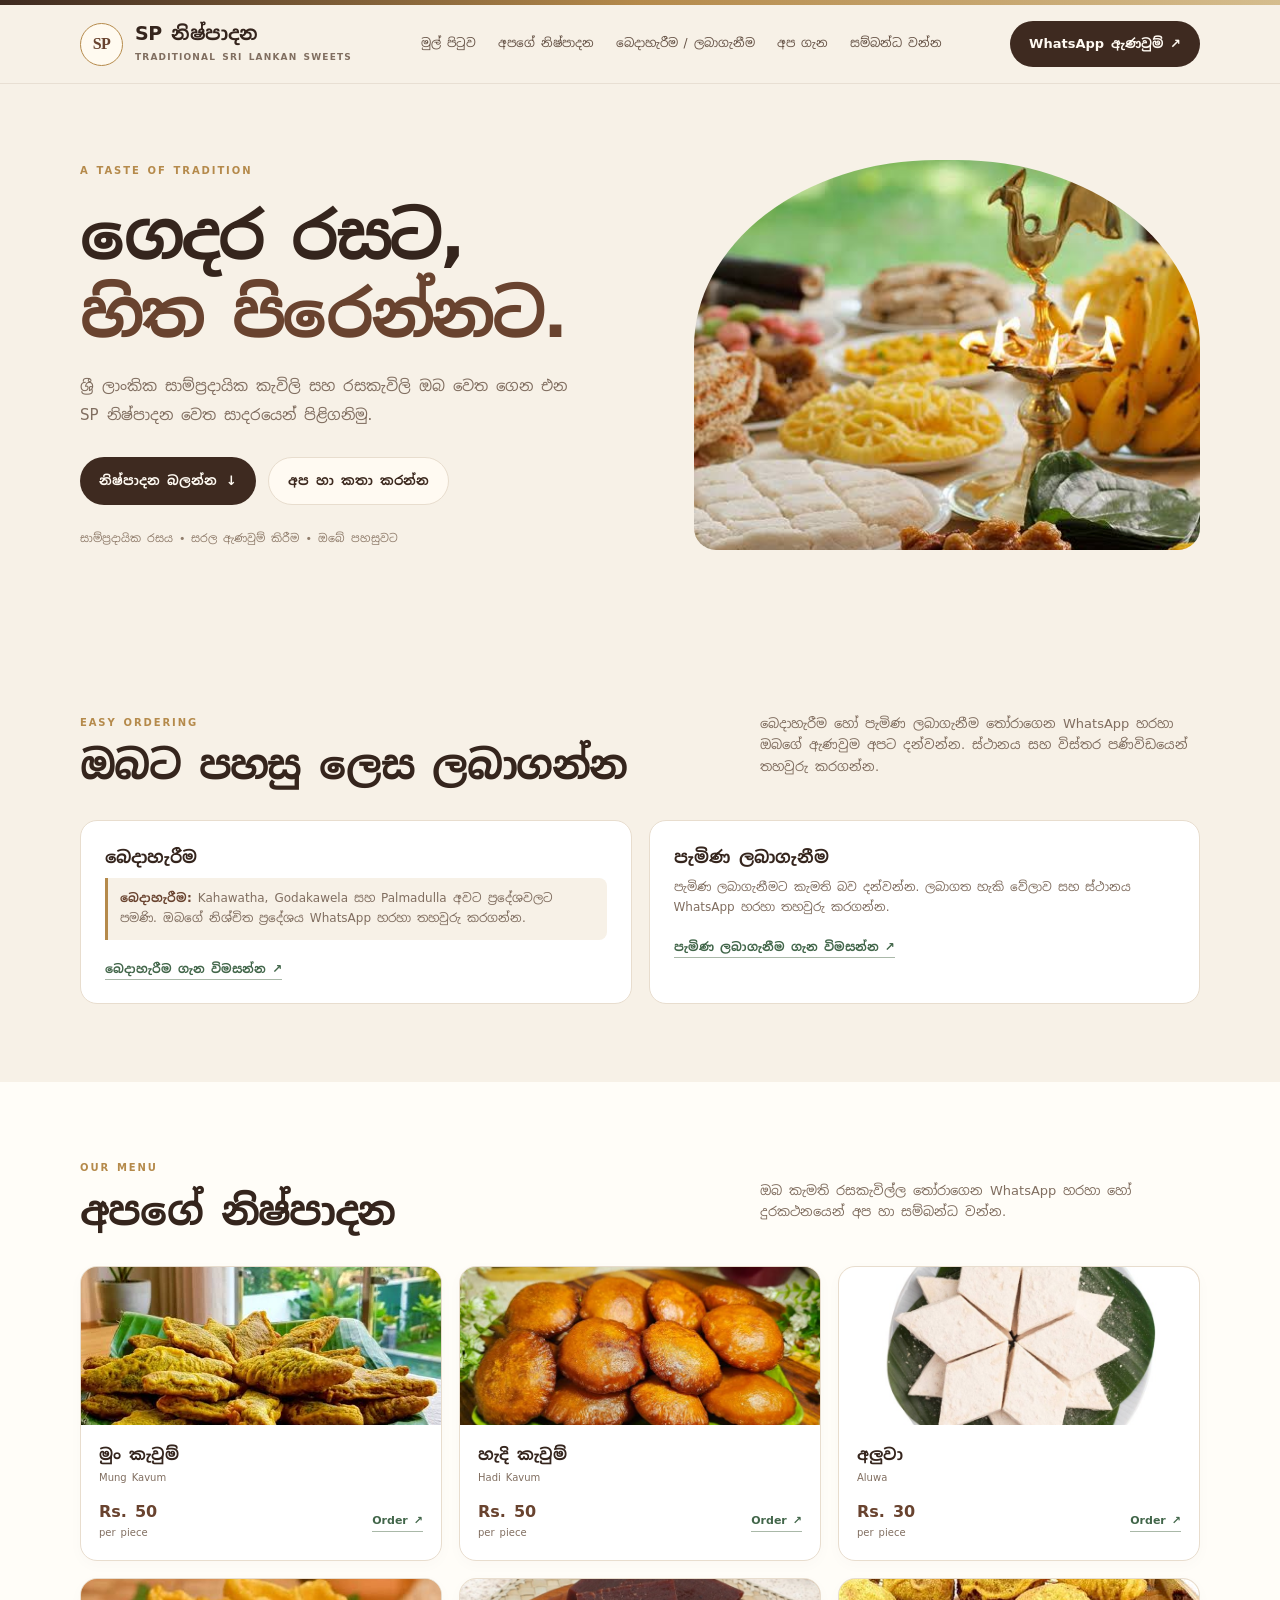
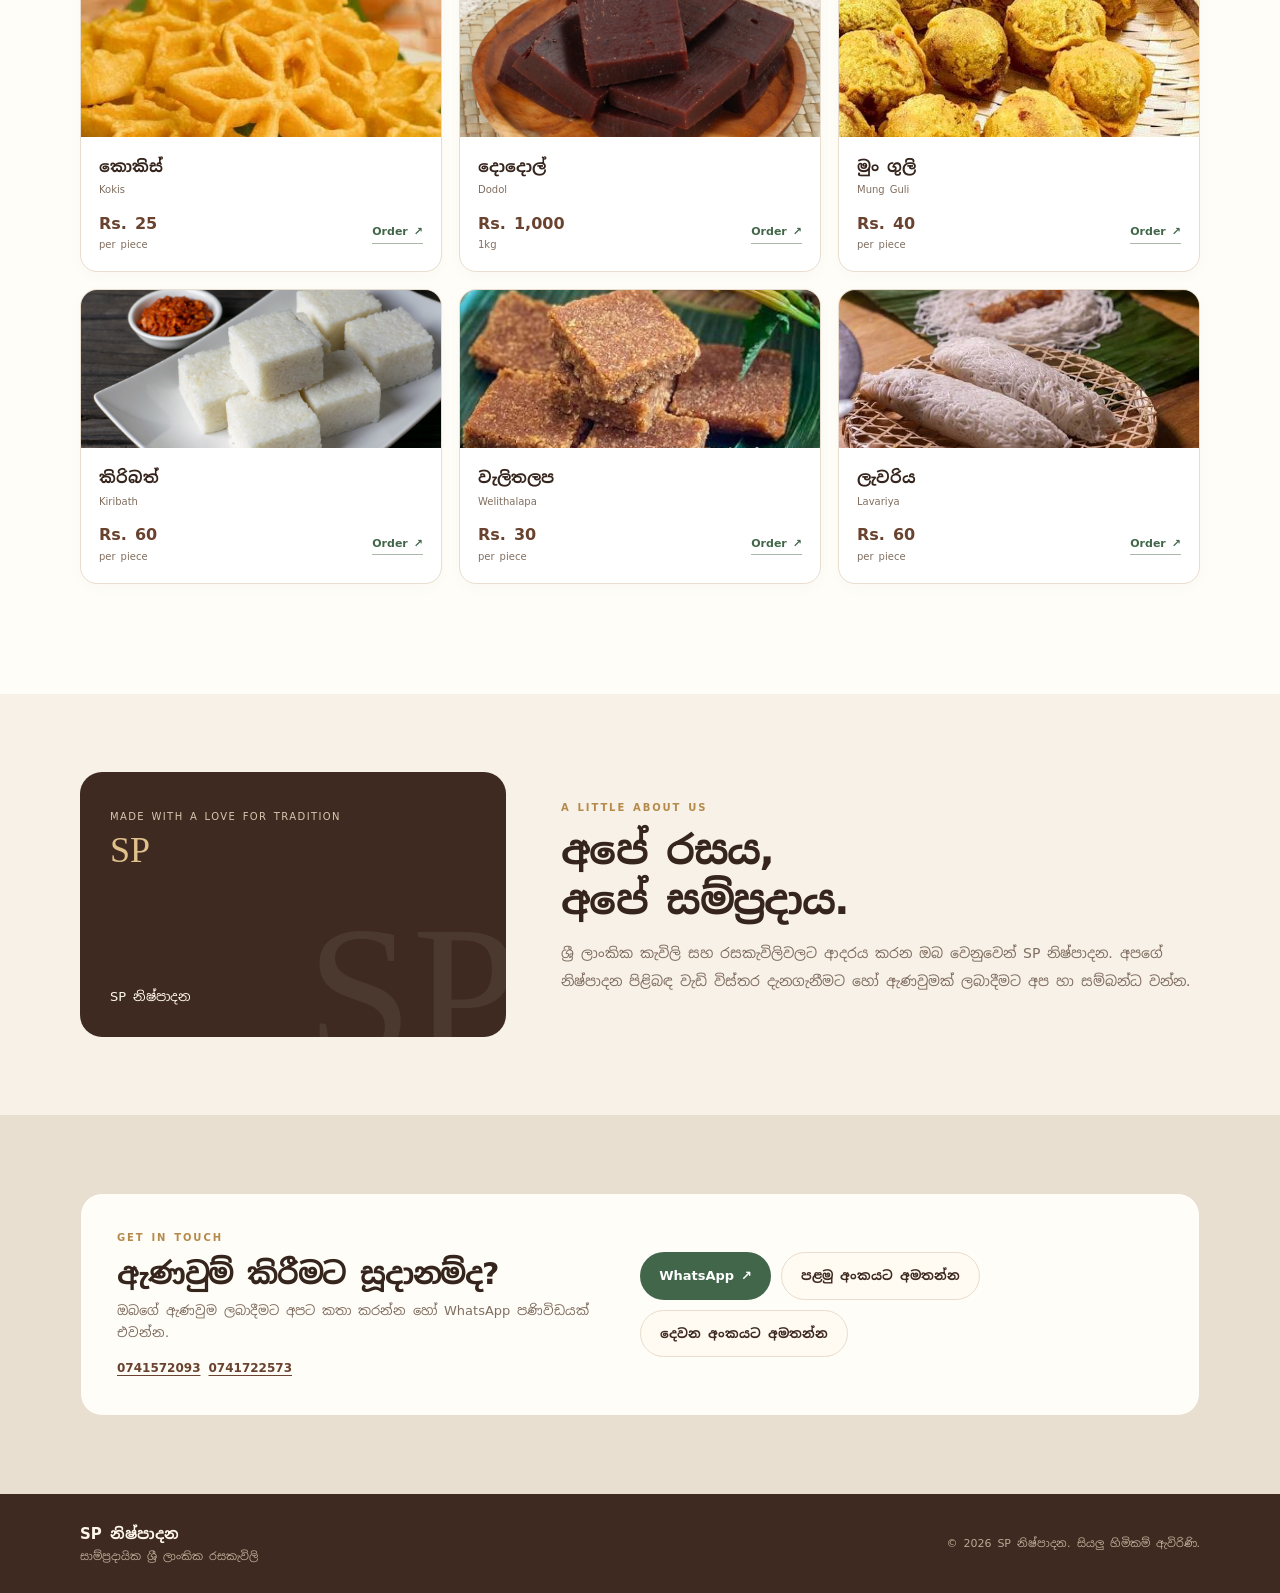
<file: index.html>
<!DOCTYPE html>
<html lang="si">
<head>
  <meta charset="UTF-8">
  <meta name="viewport" content="width=device-width, initial-scale=1">
  <meta name="theme-color" content="#f7f1e7">
  <meta name="description" content="SP නිෂ්පාදන — රසවත්, සාම්ප්‍රදායික ශ්‍රී ලාංකික කැවිලි සහ රසකැවිලි.">
  <title>SP නිෂ්පාදන | සාම්ප්‍රදායික රසකැවිලි</title>
  <link rel="canonical" href="https://chamidu.laksuraosanda.workers.dev/">
  <meta property="og:type" content="website">
  <meta property="og:locale" content="si_LK">
  <meta property="og:site_name" content="SP නිෂ්පාදන">
  <meta property="og:title" content="SP නිෂ්පාදන | සාම්ප්‍රදායික රසකැවිලිරසකැවිලි">
  <meta property="og:description" content="SP නිෂ්පාදන — රසවත්, සාම්ප්‍රදායික ශ්‍රී ලාංකික කැවිලි සහ රසකැවිලි.">
  <meta property="og:url" content="https://chamidu.laksuraosanda.workers.dev/">
  <meta property="og:image" content="https://chamidu.laksuraosanda.workers.dev/assets/images/hero/hero-banner.jpg">
  <meta property="og:image:alt" content="ශ්‍රී ලාංකික සාම්ප්‍රදායික රසකැවිලි">
  <meta name="twitter:card" content="summary_large_image">
  <meta name="twitter:title" content="SP නිෂ්පාදන | සාම්ප්‍රදායික රසකැවිලි">
  <meta name="twitter:description" content="SP නිෂ්පාදන — රසවත්, සාම්ප්‍රදායික ශ්‍රී ලාංකික කැවිලි සහ රසකැවිලි.">
  <meta name="twitter:image" content="https://chamidu.laksuraosanda.workers.dev/assets/images/hero/hero-banner.jpg">
  <meta name="twitter:image:alt" content="ශ්‍රී ලාංකික සාම්ප්‍රදායික රසකැවිලි">
  <link rel="stylesheet" href="./css/style.css">
  <link rel="stylesheet" href="./css/responsive.css">
  <link rel="stylesheet" href="./css/animations.css">
  <link rel="icon" href="./assets/icon/favicon.ico" sizes="any">
  <link rel="icon" type="image/png" sizes="16x16" href="./assets/icon/favicon-16x16.png">
  <link rel="icon" type="image/png" sizes="32x32" href="./assets/icon/favicon-32x32.png">
  <link rel="apple-touch-icon" href="./assets/icon/apple-touch-icon.png">
  <link rel="manifest" href="./assets/icon/site.webmanifest">
</head>
<body>
  <div class="topline" aria-hidden="true"></div>
  <header class="site-header">
    <div class="wrap nav">
      <a class="brand" href="#home" aria-label="SP නිෂ්පාදන home">
        <span class="brand-mark" aria-hidden="true">SP</span>
        <span>
          <span class="brand-name">SP නිෂ්පාදන</span>
          <span class="brand-sub">TRADITIONAL SRI LANKAN SWEETS</span>
        </span>
      </a>
      <nav class="nav-links" aria-label="Main navigation">
        <a href="#home">මුල් පිටුව</a>
        <a href="#menu">අපගේ නිෂ්පාදන</a>
        <a href="#ordering">බෙදාහැරීම / ලබාගැනීම</a>
        <a href="#about">අප ගැන</a>
        <a href="#contact">සම්බන්ධ වන්න</a>
      </nav>
      <details class="mobile-menu">
        <summary aria-label="Open navigation menu">☰</summary>
        <nav aria-label="Mobile navigation">
          <a href="#home">මුල් පිටුව</a>
          <a href="#menu">අපගේ නිෂ්පාදන</a>
          <a href="#ordering">බෙදාහැරීම / ලබාගැනීම</a>
          <a href="#about">අප ගැන</a>
          <a href="#contact">සම්බන්ධ වන්න</a>
        </nav>
      </details>
      <a class="nav-cta" href="#" data-whatsapp-link target="_blank" rel="noopener noreferrer">WhatsApp ඇණවුම් ↗</a>
    </div>
  </header>

  <main>
    <section class="hero" id="home">
      <div class="wrap hero-grid">
        <div>
          <div class="eyebrow">A taste of tradition</div>
          <h1>ගෙදර රසට,<br><span>හිත පිරෙන්නට.</span></h1>
          <p class="hero-copy">ශ්‍රී ලාංකික සාම්ප්‍රදායික කැවිලි සහ රසකැවිලි ඔබ වෙත ගෙන එන SP නිෂ්පාදන වෙත සාදරයෙන් පිළිගනිමු.</p>
          <div class="hero-actions">
            <a class="button" href="#menu">නිෂ්පාදන බලන්න <span aria-hidden="true">↓</span></a>
            <a class="button light" href="#" data-whatsapp-link target="_blank" rel="noopener noreferrer">අප හා කතා කරන්න</a>
          </div>
          <div class="hero-note">සාම්ප්‍රදායික රසය • සරල ඇණවුම් කිරීම • ඔබේ පහසුවට</div>
        </div>
        <div class="hero-art">
          <img class="hero-photo" id="heroImage" src="./assets/images/hero/hero-banner.jpg" alt="ශ්‍රී ලාංකික සාම්ප්‍රදායික රසකැවිලි">
          <div class="plate" aria-hidden="true">
            <div class="sweet-arrangement">
              <span class="sweet one"></span>
              <span class="sweet two"></span>
              <span class="sweet three"></span>
              <span class="sweet four"></span>
            </div>
          </div>
          <div class="hero-stamp">රසයෙන් පිරුණු සතුටක් ✦</div>
        </div>
      </div>
    </section>

    <section class="section" id="ordering">
      <div class="wrap">
        <div class="section-head">
          <div><div class="eyebrow">Easy ordering</div><h2>ඔබට පහසු ලෙස ලබාගන්න</h2></div>
          <p class="section-intro">බෙදාහැරීම හෝ පැමිණ ලබාගැනීම තෝරාගෙන WhatsApp හරහා ඔබගේ ඇණවුම අපට දන්වන්න. ස්ථානය සහ විස්තර පණිවිඩයෙන් තහවුරු කරගන්න.</p>
        </div>
        <div class="fulfillment-grid">
          <article class="fulfillment-card">
            <h3>බෙදාහැරීම</h3>
            <p class="delivery-area-note"><strong>බෙදාහැරීම:</strong> Kahawatha, Godakawela සහ Palmadulla අවට ප්‍රදේශවලට පමණි. ඔබගේ නිශ්චිත ප්‍රදේශය WhatsApp හරහා තහවුරු කරගන්න.</p>
            <a class="text-link" href="#" data-whatsapp-link data-order-option="delivery" target="_blank" rel="noopener noreferrer">බෙදාහැරීම ගැන විමසන්න ↗</a>
          </article>
          <article class="fulfillment-card">
            <h3>පැමිණ ලබාගැනීම</h3>
            <p>පැමිණ ලබාගැනීමට කැමති බව දන්වන්න. ලබාගත හැකි වේලාව සහ ස්ථානය WhatsApp හරහා තහවුරු කරගන්න.</p>
            <a class="text-link" href="#" data-whatsapp-link data-order-option="pickup" target="_blank" rel="noopener noreferrer">පැමිණ ලබාගැනීම ගැන විමසන්න ↗</a>
          </article>
        </div>
      </div>
    </section>

    <section class="section paper" id="menu">
      <div class="wrap">
        <div class="section-head">
          <div><div class="eyebrow">Our menu</div><h2>අපගේ නිෂ්පාදන</h2></div>
          <p class="section-intro">ඔබ කැමති රසකැවිල්ල තෝරාගෙන WhatsApp හරහා හෝ දුරකථනයෙන් අප හා සම්බන්ධ වන්න.</p>
        </div>
        <div class="menu-grid" id="productGrid" aria-live="polite" aria-busy="true"></div>
        <p class="catalog-status" id="productStatus" role="status">Loading products…</p>
      </div>
    </section>

    <section class="section" id="about">
      <div class="wrap about-grid">
        <div class="about-card">
          <div><small>MADE WITH A LOVE FOR TRADITION</small><strong>SP</strong></div>
          <div style="font-size:13px; position:relative; z-index:1;">SP නිෂ්පාදන</div>
        </div>
        <div>
          <div class="eyebrow">A little about us</div>
          <h2>අපේ රසය,<br>අපේ සම්ප්‍රදාය.</h2>
          <p class="about-copy">ශ්‍රී ලාංකික කැවිලි සහ රසකැවිලිවලට ආදරය කරන ඔබ වෙනුවෙන් SP නිෂ්පාදන. අපගේ නිෂ්පාදන පිළිබඳ වැඩි විස්තර දැනගැනීමට හෝ ඇණවුමක් ලබාදීමට අප හා සම්බන්ධ වන්න.</p>
        </div>
      </div>
    </section>

    <section class="section contact" id="contact">
      <div class="wrap">
        <div class="contact-panel">
          <div>
            <div class="eyebrow">Get in touch</div>
            <h2 style="font-size:30px; margin:8px 0 0;">ඇණවුම් කිරීමට සූදානම්ද?</h2>
            <p>ඔබගේ ඇණවුම ලබාදීමට අපට කතා කරන්න හෝ WhatsApp පණිවිඩයක් එවන්න.</p>
            <div class="phone-list" aria-label="Call us">
              <a href="#" aria-label="පළමු දුරකථන අංකයට අමතන්න" data-phone-link data-phone-index="0" data-phone-display></a>
              <a href="#" aria-label="දෙවන දුරකථන අංකයට අමතන්න" data-phone-link data-phone-index="1" data-phone-display></a>
            </div>
          </div>
          <div class="contact-actions">
            <a class="button green" href="#" data-whatsapp-link target="_blank" rel="noopener noreferrer">WhatsApp ↗</a>
            <a class="button light" href="#" data-phone-link data-phone-index="0">පළමු අංකයට අමතන්න</a>
            <a class="button light" href="#" data-phone-link data-phone-index="1">දෙවන අංකයට අමතන්න</a>
          </div>
        </div>
      </div>
    </section>
  </main>

  <footer>
    <div class="wrap footer-inner">
      <div><div class="footer-brand">SP නිෂ්පාදන</div><div class="footer-muted">සාම්ප්‍රදායික ශ්‍රී ලාංකික රසකැවිලි</div></div>
      <div class="footer-muted">© <span id="year"></span> SP නිෂ්පාදන. සියලු හිමිකම් ඇවිරිණි.</div>
    </div>
  </footer>
  <dialog class="order-dialog" id="orderDialog" aria-labelledby="orderDialogTitle">
    <form class="order-form" id="orderForm">
      <div class="order-dialog-header">
        <div>
          <div class="eyebrow">WhatsApp order</div>
          <h2 id="orderDialogTitle">ඇණවුම සකස් කරන්න</h2>
        </div>
        <button class="dialog-close" type="button" aria-label="Close order form" data-close-order>×</button>
      </div>
      <p class="order-summary" id="orderSummary"></p>

      <label class="form-label" for="orderQuantity">ප්‍රමාණය</label>
      <input class="form-input" id="orderQuantity" name="quantity" type="number" min="1" step="1" inputmode="numeric" required>
      <p class="order-total" id="orderTotal" aria-live="polite" aria-atomic="true">Total: Rs. —</p>

      <fieldset class="fulfillment-options">
        <legend>ලබාගැනීමේ ක්‍රමය</legend>
        <label><input type="radio" name="receivingMethod" value="delivery" required> බෙදාහැරීම/delivery</label>
        <label><input type="radio" name="receivingMethod" value="pickup" required> පැමිණ ලබාගැනීම/pickup</label>
      </fieldset>
      <p class="privacy-note" id="fulfillmentNote">ක්‍රමය තෝරන්න. බෙදාහැරීම Kahawatha, Godakawela සහ Palmadulla අවට ප්‍රදේශවලට පමණි.</p>

      <div class="dialog-actions">
        <button class="button light" type="button" data-close-order>අවලංගු කරන්න</button>
        <button class="button green" type="submit">WhatsApp වෙත යන්න ↗</button>
      </div>
    </form>
  </dialog>
  <script type="module" src="./js/main.js"></script>
  <script type="module" src="./js/products.js"></script>
</body>
</html>
</file>
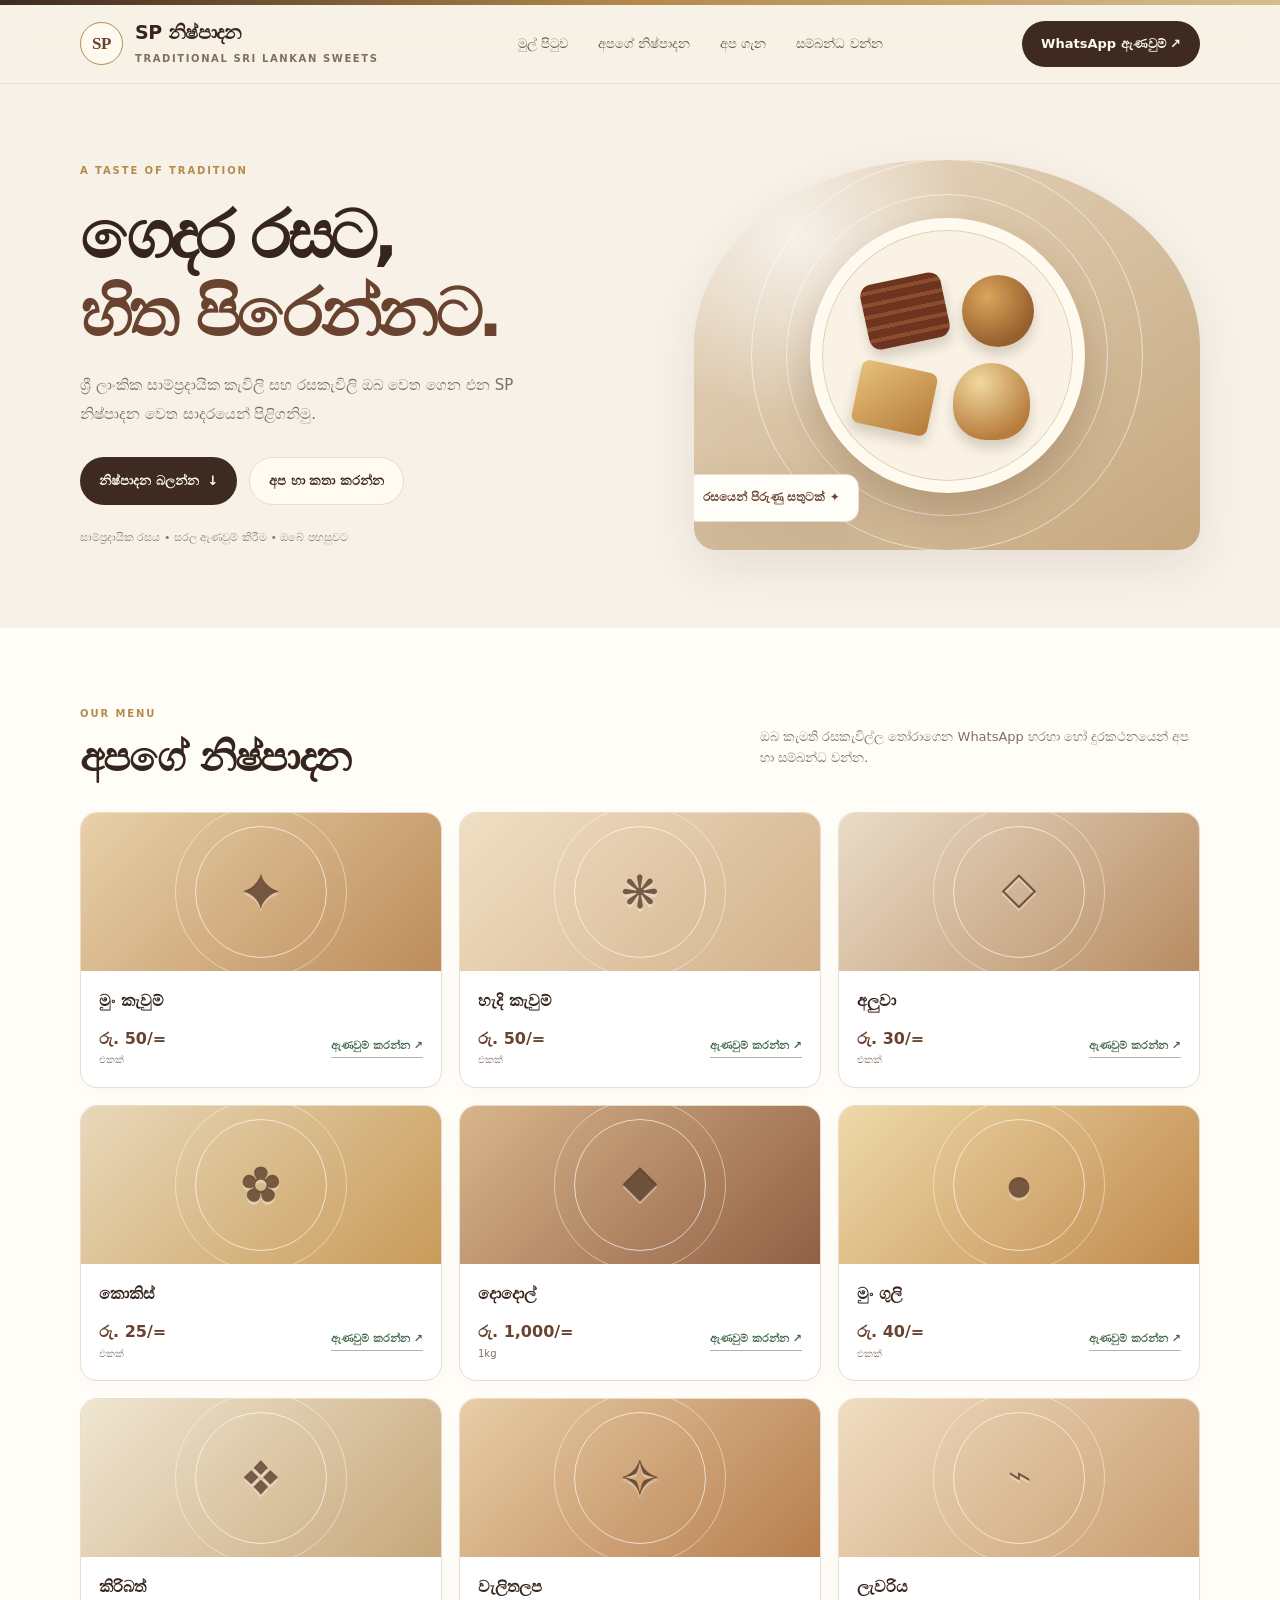
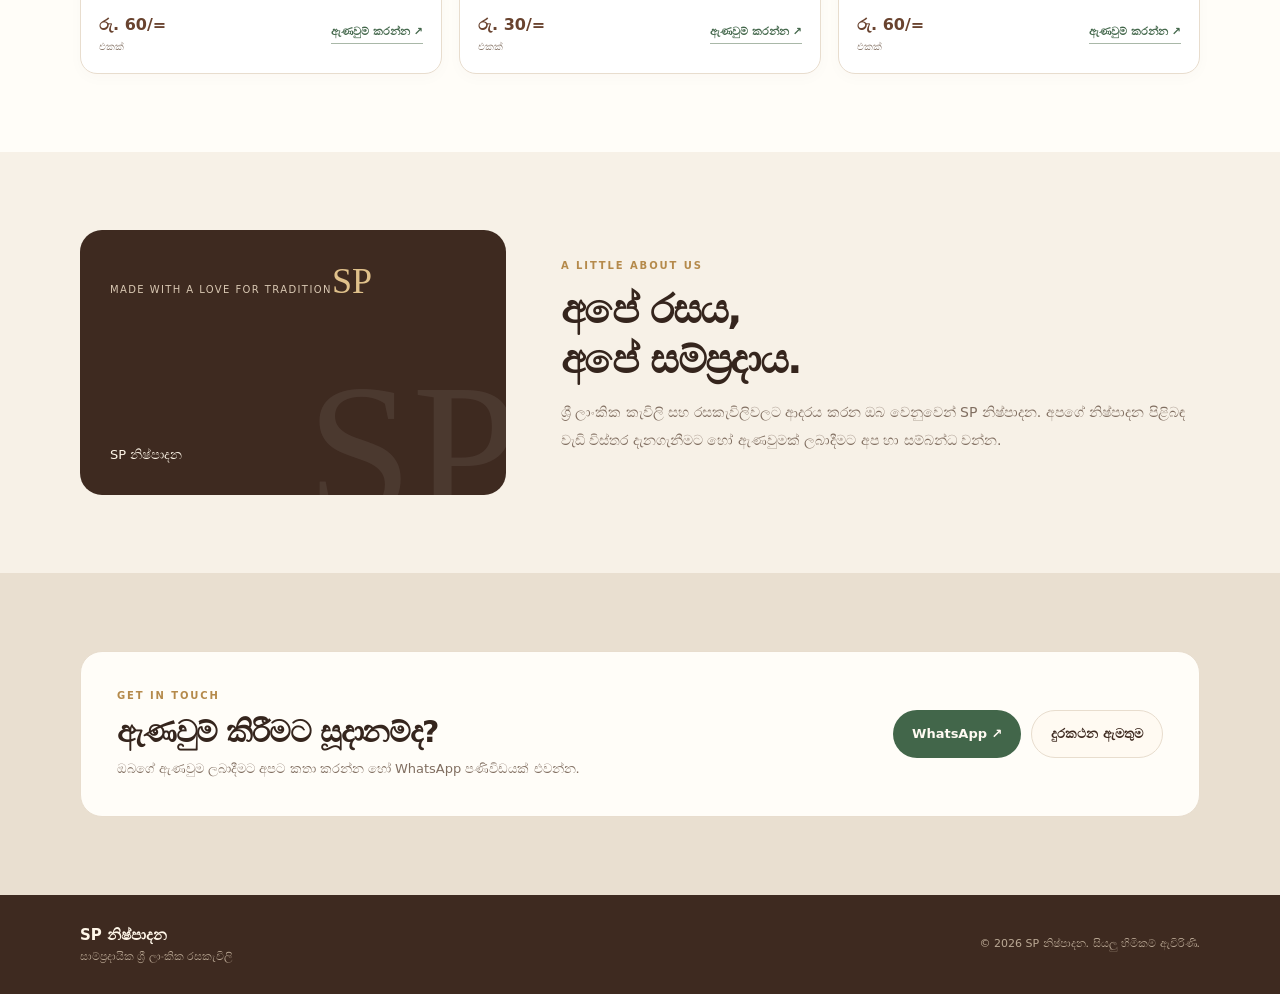
<file: sp_nishpadana_website.html>
<!DOCTYPE html>
<html lang="si">
<head>
  <meta charset="UTF-8" />
  <meta name="viewport" content="width=device-width, initial-scale=1.0" />
  <meta name="theme-color" content="#f7f1e7" />
  <meta name="description" content="SP නිෂ්පාදන — රසවත්, සාම්ප්‍රදායික ශ්‍රී ලාංකික කැවිලි සහ රසකැවිලි." />
  <title>SP නිෂ්පාදන | සාම්ප්‍රදායික රසකැවිලි</title>
  <style>
    :root {
      --cream: #f7f1e7;
      --paper: #fffdf8;
      --ink: #35251d;
      --muted: #806e60;
      --brown: #69432f;
      --brown-dark: #3e2a20;
      --gold: #b58a4b;
      --line: #e8ddce;
      --green: #42664a;
      --shadow: 0 18px 50px rgba(65, 43, 28, .09);
    }
    * { box-sizing: border-box; }
    html { scroll-behavior: smooth; }
    body {
      margin: 0;
      color: var(--ink);
      background: var(--cream);
      font-family: "Noto Sans Sinhala", "Iskoola Pota", "Malithi Web", system-ui, sans-serif;
      line-height: 1.65;
    }
    a { color: inherit; text-decoration: none; }
    button { font: inherit; }
    .wrap { width: min(1120px, calc(100% - 40px)); margin: 0 auto; }
    .topline { height: 5px; background: linear-gradient(90deg, var(--brown-dark), var(--gold), #d5bd8e); }
    header {
      position: sticky; top: 0; z-index: 20;
      background: rgba(247, 241, 231, .92);
      backdrop-filter: blur(14px);
      border-bottom: 1px solid rgba(105, 67, 47, .10);
    }
    .nav { min-height: 78px; display: flex; align-items: center; justify-content: space-between; gap: 24px; }
    .brand { display: flex; align-items: center; gap: 12px; font-weight: 800; letter-spacing: -.03em; }
    .brand-mark {
      width: 43px; height: 43px; display: grid; place-items: center;
      border: 1px solid var(--gold); border-radius: 50%;
      color: var(--brown); font-family: Georgia, serif; font-size: 17px;
      background: #fffaf0;
    }
    .brand-name { font-size: 19px; line-height: 1.2; }
    .brand-sub { display: block; color: var(--muted); font-size: 10px; letter-spacing: .16em; font-weight: 600; margin-top: 4px; }
    .nav-links { display: flex; align-items: center; gap: 30px; font-size: 13px; color: #665346; }
    .nav-links a:hover { color: var(--gold); }
    .nav-cta, .button {
      display: inline-flex; align-items: center; justify-content: center; gap: 9px;
      border: 0; border-radius: 999px; padding: 12px 19px;
      background: var(--brown-dark); color: #fffaf2; font-weight: 700; font-size: 13px;
      transition: transform .2s, background .2s, box-shadow .2s; cursor: pointer;
    }
    .nav-cta:hover, .button:hover { transform: translateY(-2px); background: var(--brown); box-shadow: 0 9px 22px rgba(62,42,32,.18); }
    .button.light { background: #fffaf2; color: var(--brown-dark); border: 1px solid var(--line); }
    .button.green { background: var(--green); }
    .hero { padding: 76px 0 78px; overflow: hidden; }
    .hero-grid { display: grid; grid-template-columns: 1.05fr .95fr; align-items: center; gap: 55px; }
    .eyebrow { color: var(--gold); text-transform: uppercase; letter-spacing: .19em; font-size: 10px; font-weight: 800; }
    h1 { font-size: clamp(38px, 5.4vw, 66px); line-height: 1.18; letter-spacing: -.055em; margin: 17px 0 18px; font-weight: 850; }
    h1 span { color: var(--brown); }
    .hero-copy { max-width: 490px; color: var(--muted); font-size: 15px; line-height: 1.95; }
    .hero-actions { display: flex; flex-wrap: wrap; gap: 12px; margin-top: 28px; }
    .hero-note { margin-top: 24px; color: #917e6d; font-size: 11px; }
    .hero-art {
      position: relative; min-height: 390px; border-radius: 48% 48% 22px 22px;
      background: #e8d8bf; overflow: hidden; display: grid; place-items: center;
      box-shadow: var(--shadow);
      background-image: radial-gradient(circle at 20% 20%, rgba(255,255,255,.7), transparent 35%), linear-gradient(145deg, #e8d9c3, #c5a77e);
    }
    .hero-art:before, .hero-art:after { content: ""; position: absolute; border: 1px solid rgba(255,255,255,.55); border-radius: 50%; }
    .hero-art:before { width: 320px; height: 320px; }
    .hero-art:after { width: 390px; height: 390px; }
    .plate {
      position: relative; z-index: 1; width: 275px; height: 275px; border-radius: 50%;
      background: #f9f2e5; border: 12px solid #fffaf0;
      box-shadow: 0 20px 35px rgba(70,43,23,.2), inset 0 0 0 1px #dfcdb3;
      display: grid; place-items: center;
    }
    .sweet-arrangement { position: relative; width: 190px; height: 190px; }
    .sweet { position: absolute; display: grid; place-items: center; box-shadow: 0 8px 12px rgba(62,37,20,.18); }
    .sweet.one { width: 82px; height: 66px; left: 12px; top: 18px; border-radius: 12px; transform: rotate(-12deg); background: repeating-linear-gradient(0deg,#6d351f 0 8px,#8b4d2e 8px 12px); }
    .sweet.two { width: 72px; height: 72px; right: 8px; top: 15px; border-radius: 50%; background: radial-gradient(circle at 35% 30%,#d9a65b,#98602e 70%); }
    .sweet.three { width: 77px; height: 64px; left: 4px; bottom: 20px; border-radius: 8px; transform: rotate(12deg); background: linear-gradient(135deg,#e7c17b,#b47b39); }
    .sweet.four { width: 77px; height: 77px; right: 12px; bottom: 10px; border-radius: 50% 50% 42% 42%; background: radial-gradient(circle at 35% 25%,#f1d89e,#b77d3e 75%); }
    .hero-stamp {
      position: absolute; z-index: 2; bottom: 28px; left: -10px; background: var(--paper);
      border: 1px solid var(--line); padding: 13px 18px; border-radius: 13px; box-shadow: var(--shadow);
      font-size: 12px; font-weight: 700; color: var(--brown);
    }
    .section { padding: 78px 0; }
    .section.paper { background: var(--paper); }
    .section-head { display: flex; justify-content: space-between; align-items: end; gap: 25px; margin-bottom: 30px; }
    .section h2 { font-size: clamp(28px, 3.5vw, 40px); letter-spacing: -.04em; margin: 9px 0 0; line-height: 1.25; }
    .section-intro { max-width: 440px; color: var(--muted); font-size: 13px; }
    .menu-grid { display: grid; grid-template-columns: repeat(3, 1fr); gap: 17px; }
    .product {
      background: #fff; border: 1px solid var(--line); border-radius: 17px; overflow: hidden;
      transition: transform .22s, box-shadow .22s; box-shadow: 0 4px 15px rgba(65,43,28,.025);
    }
    .product:hover { transform: translateY(-5px); box-shadow: var(--shadow); }
    .product-art { height: 158px; display: grid; place-items: center; position: relative; overflow: hidden; background: #eee1ce; }
    .product-art:before { content: ""; width: 130px; height: 130px; border: 1px solid rgba(255,255,255,.65); border-radius: 50%; position: absolute; }
    .product-art:after { content: ""; width: 170px; height: 170px; border: 1px solid rgba(255,255,255,.45); border-radius: 50%; position: absolute; }
    .product-art .symbol { z-index: 1; font-family: Georgia, serif; font-size: 48px; color: rgba(75,45,26,.72); text-shadow: 0 3px 0 rgba(255,255,255,.3); }
    .product-art.a { background: linear-gradient(135deg,#e8d0a9,#bd8d5b); }
    .product-art.b { background: linear-gradient(135deg,#f0dfc4,#d2b18a); }
    .product-art.c { background: linear-gradient(135deg,#eadcc8,#b78c62); }
    .product-art.d { background: linear-gradient(135deg,#e8d8b9,#c99b59); }
    .product-art.e { background: linear-gradient(135deg,#d8b58c,#916044); }
    .product-art.f { background: linear-gradient(135deg,#eed9a9,#c18a4d); }
    .product-art.g { background: linear-gradient(135deg,#f0e6d1,#c7a77a); }
    .product-art.h { background: linear-gradient(135deg,#e8cda6,#b77e4e); }
    .product-art.i { background: linear-gradient(135deg,#f0ddc1,#c99d70); }
    .product-body { padding: 17px 18px 18px; }
    .product-title { font-size: 16px; font-weight: 800; margin: 0; }
    .product-meta { display: flex; align-items: center; justify-content: space-between; gap: 10px; margin-top: 12px; }
    .price { font-size: 16px; font-weight: 850; color: var(--brown); }
    .unit { font-size: 10px; color: var(--muted); }
    .order-link { font-size: 11px; font-weight: 800; color: var(--green); border-bottom: 1px solid #a9b8a8; padding-bottom: 2px; }
    .about-grid { display: grid; grid-template-columns: .8fr 1.2fr; gap: 55px; align-items: center; }
    .about-card { min-height: 265px; border-radius: 22px; padding: 30px; background: var(--brown-dark); color: #fff7e9; display: flex; flex-direction: column; justify-content: space-between; position: relative; overflow: hidden; }
    .about-card:after { content: "SP"; position: absolute; right: -12px; bottom: -65px; font: 190px Georgia,serif; color: rgba(255,255,255,.07); }
    .about-card strong { font: 36px Georgia,serif; color: #e0c18b; }
    .about-card small { color: #d8c7b2; letter-spacing: .14em; font-size: 10px; }
    .about-copy { color: var(--muted); font-size: 14px; line-height: 2; }
    .contact { background: #e9dfd0; }
    .contact-panel { background: var(--paper); border: 1px solid var(--line); border-radius: 22px; padding: 36px; display: flex; justify-content: space-between; align-items: center; gap: 25px; }
    .contact-panel p { margin: 8px 0 0; color: var(--muted); font-size: 13px; }
    .contact-actions { display: flex; gap: 10px; flex-wrap: wrap; }
    footer { padding: 28px 0; background: var(--brown-dark); color: #e9dcca; }
    .footer-inner { display: flex; align-items: center; justify-content: space-between; gap: 20px; font-size: 11px; }
    .footer-brand { font-size: 15px; font-weight: 800; color: #fff7e9; }
    .footer-muted { color: #bba995; }
    @media (max-width: 760px) {
      .wrap { width: min(100% - 30px, 560px); }
      .nav { min-height: 68px; }
      .nav-links { display: none; }
      .nav-cta { padding: 10px 14px; font-size: 11px; }
      .hero { padding: 48px 0 58px; }
      .hero-grid { grid-template-columns: 1fr; gap: 35px; }
      .hero-art { min-height: 320px; max-width: 480px; width: 100%; margin: 0 auto; }
      .plate { width: 235px; height: 235px; }
      .sweet-arrangement { transform: scale(.83); }
      .hero-stamp { left: 4px; bottom: 16px; }
      .section { padding: 58px 0; }
      .section-head { display: block; }
      .section-intro { margin-top: 12px; }
      .menu-grid { grid-template-columns: repeat(2, minmax(0,1fr)); gap: 11px; }
      .product-art { height: 125px; }
      .product-body { padding: 13px; }
      .product-title { font-size: 14px; }
      .price { font-size: 14px; }
      .about-grid { grid-template-columns: 1fr; gap: 25px; }
      .about-card { min-height: 210px; }
      .contact-panel { padding: 25px; display: block; }
      .contact-actions { margin-top: 20px; }
      .footer-inner { flex-direction: column; align-items: flex-start; }
    }
    @media (max-width: 380px) {
      .menu-grid { grid-template-columns: 1fr; }
      .product-art { height: 150px; }
      .hero-actions .button { width: 100%; }
    }
  </style>
</head>
<body>
  <div class="topline"></div>
  <header>
    <div class="wrap nav">
      <a class="brand" href="#home" aria-label="SP නිෂ්පාදන home">
        <span class="brand-mark">SP</span>
        <span><span class="brand-name">SP නිෂ්පාදන</span><span class="brand-sub">TRADITIONAL SRI LANKAN SWEETS</span></span>
      </a>
      <nav class="nav-links" aria-label="Main navigation">
        <a href="#home">මුල් පිටුව</a>
        <a href="#menu">අපගේ නිෂ්පාදන</a>
        <a href="#about">අප ගැන</a>
        <a href="#contact">සම්බන්ධ වන්න</a>
      </nav>
      <a class="nav-cta" href="https://wa.me/94741722573" target="_blank" rel="noopener">WhatsApp ඇණවුම් ↗</a>
    </div>
  </header>

  <main>
    <section class="hero" id="home">
      <div class="wrap hero-grid">
        <div>
          <div class="eyebrow">A taste of tradition</div>
          <h1>ගෙදර රසට,<br><span>හිත පිරෙන්නට.</span></h1>
          <p class="hero-copy">ශ්‍රී ලාංකික සාම්ප්‍රදායික කැවිලි සහ රසකැවිලි ඔබ වෙත ගෙන එන SP නිෂ්පාදන වෙත සාදරයෙන් පිළිගනිමු.</p>
          <div class="hero-actions">
            <a class="button" href="#menu">නිෂ්පාදන බලන්න <span>↓</span></a>
            <a class="button light" href="https://wa.me/94741722573?text=%E0%B6%86%E0%B6%BA%E0%B7%94%E0%B6%B6%E0%B7%9D%E0%B7%80%E0%B6%B1%E0%B7%8A%2C%20මට%20ඇණවුමක්%20ලබා%20දීමට%20අවශ්‍යයි." target="_blank" rel="noopener">අප හා කතා කරන්න</a>
          </div>
          <div class="hero-note">සාම්ප්‍රදායික රසය • සරල ඇණවුම් කිරීම • ඔබේ පහසුවට</div>
        </div>
        <div class="hero-art" aria-label="Decorative illustration representing traditional sweets">
          <div class="plate"><div class="sweet-arrangement">
            <div class="sweet one"></div><div class="sweet two"></div>
            <div class="sweet three"></div><div class="sweet four"></div>
          </div></div>
          <div class="hero-stamp">රසයෙන් පිරුණු සතුටක් ✦</div>
        </div>
      </div>
    </section>

    <section class="section paper" id="menu">
      <div class="wrap">
        <div class="section-head">
          <div><div class="eyebrow">Our menu</div><h2>අපගේ නිෂ්පාදන</h2></div>
          <p class="section-intro">ඔබ කැමති රසකැවිල්ල තෝරාගෙන WhatsApp හරහා හෝ දුරකථනයෙන් අප හා සම්බන්ධ වන්න.</p>
        </div>
        <div class="menu-grid" id="productGrid"></div>
      </div>
    </section>

    <section class="section" id="about">
      <div class="wrap about-grid">
        <div class="about-card">
          <div><small>MADE WITH A LOVE FOR TRADITION</small><strong>SP</strong></div>
          <div style="font-size:13px; position:relative; z-index:1;">SP නිෂ්පාදන</div>
        </div>
        <div>
          <div class="eyebrow">A little about us</div>
          <h2>අපේ රසය,<br>අපේ සම්ප්‍රදාය.</h2>
          <p class="about-copy">ශ්‍රී ලාංකික කැවිලි සහ රසකැවිලිවලට ආදරය කරන ඔබ වෙනුවෙන් SP නිෂ්පාදන. අපගේ නිෂ්පාදන පිළිබඳ වැඩි විස්තර දැනගැනීමට හෝ ඇණවුමක් ලබාදීමට අප හා සම්බන්ධ වන්න.</p>
        </div>
      </div>
    </section>

    <section class="section contact" id="contact">
      <div class="wrap">
        <div class="contact-panel">
          <div><div class="eyebrow">Get in touch</div><h2 style="font-size:30px; margin:8px 0 0;">ඇණවුම් කිරීමට සූදානම්ද?</h2><p>ඔබගේ ඇණවුම ලබාදීමට අපට කතා කරන්න හෝ WhatsApp පණිවිඩයක් එවන්න.</p></div>
          <div class="contact-actions">
            <a class="button green" href="https://wa.me/94741722573" target="_blank" rel="noopener">WhatsApp ↗</a>
            <a class="button light" href="tel:+94741722573">දුරකථන ඇමතුම</a>
          </div>
        </div>
      </div>
    </section>
  </main>

  <footer>
    <div class="wrap footer-inner">
      <div><div class="footer-brand">SP නිෂ්පාදන</div><div class="footer-muted">සාම්ප්‍රදායික ශ්‍රී ලාංකික රසකැවිලි</div></div>
      <div class="footer-muted">© <span id="year"></span> SP නිෂ්පාදන. සියලු හිමිකම් ඇවිරිණි.</div>
    </div>
  </footer>

  <script>
    const WHATSAPP_NUMBER = "94741722573";
    const products = [
      { name: "මුං කැවුම්", price: 50, unit: "එකක්", style: "a", symbol: "✦" },
      { name: "හැදි කැවුම්", price: 50, unit: "එකක්", style: "b", symbol: "❋" },
      { name: "අලුවා", price: 30, unit: "එකක්", style: "c", symbol: "◇" },
      { name: "කොකිස්", price: 25, unit: "එකක්", style: "d", symbol: "✿" },
      { name: "දොදොල්", price: 1000, unit: "1kg", style: "e", symbol: "◆" },
      { name: "මුං ගුලි", price: 40, unit: "එකක්", style: "f", symbol: "●" },
      { name: "කිරිබත්", price: 60, unit: "එකක්", style: "g", symbol: "❖" },
      { name: "වැලිතලප", price: 30, unit: "එකක්", style: "h", symbol: "✧" },
      { name: "ලැවරිය", price: 60, unit: "එකක්", style: "i", symbol: "⌁" }
    ];

    const grid = document.getElementById("productGrid");
    products.forEach((product) => {
      const message = `ආයුබෝවන්! SP නිෂ්පාදන වෙතින් ${product.name} ඇණවුම් කිරීමට කැමතියි. කරුණාකර වැඩි විස්තර ලබා දෙන්න.`;
      const whatsappUrl = `https://wa.me/${WHATSAPP_NUMBER}?text=${encodeURIComponent(message)}`;
      const card = document.createElement("article");
      card.className = "product";
      card.innerHTML = `
        <div class="product-art ${product.style}"><span class="symbol" aria-hidden="true">${product.symbol}</span></div>
        <div class="product-body">
          <h3 class="product-title">${product.name}</h3>
          <div class="product-meta">
            <div><div class="price">රු. ${product.price.toLocaleString("en-LK")}/=</div><div class="unit">${product.unit}</div></div>
            <a class="order-link" href="${whatsappUrl}" target="_blank" rel="noopener">ඇණවුම් කරන්න ↗</a>
          </div>
        </div>`;
      grid.appendChild(card);
    });
    document.getElementById("year").textContent = new Date().getFullYear();
  </script>
</body>
</html>
</file>
<file: css/style.css>
:root {
  color-scheme: light;
  --cream: #f7f1e7;
  --paper: #fffdf8;
  --ink: #35251d;
  --muted: #806e60;
  --brown: #69432f;
  --brown-dark: #3e2a20;
  --gold: #b58a4b;
  --line: #e8ddce;
  --green: #42664a;
  --shadow: 0 18px 50px rgba(65, 43, 28, .09);
}

* { box-sizing: border-box; }
html { scroll-behavior: smooth; scroll-padding-top: 92px; }
@font-face {
  font-family: "Noto Sans Sinhala";
  src: url("../assets/fonts/NotoSansSinhala.woff2") format("woff2");
  font-weight: 400 700;
  font-display: swap;
}
body {
  margin: 0;
  color: var(--ink);
  background: var(--cream);
  font-family: "Noto Sans Sinhala", "Iskoola Pota", "Malithi Web", system-ui, sans-serif;
  line-height: 1.65;
}
a { color: inherit; text-decoration: none; }
button, a { -webkit-tap-highlight-color: transparent; }
button { font: inherit; }
img { display: block; max-width: 100%; }
.wrap { width: min(1120px, calc(100% - 40px)); margin: 0 auto; }
.topline { height: 5px; background: linear-gradient(90deg, var(--brown-dark), var(--gold), #d5bd8e); }

.site-header {
  position: sticky;
  top: 0;
  z-index: 20;
  background: rgba(247, 241, 231, .94);
  backdrop-filter: blur(14px);
  border-bottom: 1px solid rgba(105, 67, 47, .1);
}
.nav { min-height: 78px; display: flex; align-items: center; justify-content: space-between; gap: 24px; }
.mobile-menu { display: none; }
.brand { display: flex; align-items: center; gap: 12px; font-weight: 800; letter-spacing: -.03em; }
.brand-mark {
  width: 43px;
  height: 43px;
  display: grid;
  place-items: center;
  flex: 0 0 auto;
  border: 1px solid var(--gold);
  border-radius: 50%;
  color: var(--brown);
  background: #fffaf0;
  font: 700 16px Georgia, serif;
}
.brand-name { display: block; font-size: 19px; line-height: 1.2; }
.brand-sub { display: block; margin-top: 4px; color: var(--muted); font-size: 9px; letter-spacing: .13em; font-weight: 600; }
.nav-links { display: flex; align-items: center; gap: 22px; color: #665346; font-size: 12px; }
.nav-links a:hover { color: var(--gold); }

.button, .nav-cta {
  display: inline-flex;
  align-items: center;
  justify-content: center;
  gap: 9px;
  border: 0;
  border-radius: 999px;
  padding: 12px 19px;
  background: var(--brown-dark);
  color: #fffaf2;
  font-size: 13px;
  font-weight: 700;
  cursor: pointer;
  transition: transform .2s, background .2s, box-shadow .2s;
}
.button:hover, .nav-cta:hover { transform: translateY(-2px); background: var(--brown); box-shadow: 0 9px 22px rgba(62, 42, 32, .18); }
.button.light { background: #fffaf2; color: var(--brown-dark); border: 1px solid var(--line); }
.button.green { background: var(--green); color: white; }
.button.green:hover { background: #34563c; }

.hero { padding: 76px 0 72px; overflow: hidden; }
.hero-grid { display: grid; grid-template-columns: 1.05fr .95fr; align-items: center; gap: 55px; }
.eyebrow { color: var(--gold); text-transform: uppercase; letter-spacing: .19em; font-size: 10px; font-weight: 800; }
h1 { margin: 17px 0 18px; font-size: clamp(38px, 5.4vw, 66px); line-height: 1.18; letter-spacing: -.055em; font-weight: 850; }
h1 span { color: var(--brown); }
.hero-copy { max-width: 490px; color: var(--muted); font-size: 15px; line-height: 1.95; }
.hero-actions { display: flex; flex-wrap: wrap; gap: 12px; margin-top: 28px; }
.hero-note { margin-top: 24px; color: #917e6d; font-size: 11px; }
.hero-art {
  position: relative;
  min-height: 390px;
  display: grid;
  place-items: center;
  overflow: hidden;
  border-radius: 48% 48% 22px 22px;
  background: radial-gradient(circle at 20% 20%, rgba(255,255,255,.7), transparent 35%), linear-gradient(145deg, #e8d9c3, #c5a77e);
  box-shadow: var(--shadow);
}
.hero-art::before, .hero-art::after { position: absolute; border: 1px solid rgba(255,255,255,.55); border-radius: 50%; content: ""; }
.hero-art::before { width: 320px; height: 320px; }
.hero-art::after { width: 390px; height: 390px; }
.hero-photo { position: absolute; width: 100%; height: 100%; object-fit: cover; }
.hero-art.image-missing .hero-photo { display: none; }
.hero-art.image-loaded { background: transparent; box-shadow: none; }
.hero-art.image-loaded::before, .hero-art.image-loaded::after { display: none; }
.hero-art.image-loaded .plate, .hero-art.image-loaded .hero-stamp { display: none; }
.plate {
  position: relative;
  z-index: 1;
  width: 275px;
  height: 275px;
  display: grid;
  place-items: center;
  border: 12px solid #fffaf0;
  border-radius: 50%;
  background: #f9f2e5;
  box-shadow: 0 20px 35px rgba(70,43,23,.2), inset 0 0 0 1px #dfcdb3;
}
.sweet-arrangement { position: relative; width: 190px; height: 190px; }
.sweet { position: absolute; box-shadow: 0 8px 12px rgba(62,37,20,.18); }
.sweet.one { width: 82px; height: 66px; left: 12px; top: 18px; border-radius: 12px; transform: rotate(-12deg); background: repeating-linear-gradient(0deg,#6d351f 0 8px,#8b4d2e 8px 12px); }
.sweet.two { width: 72px; height: 72px; right: 8px; top: 15px; border-radius: 50%; background: radial-gradient(circle at 35% 30%,#d9a65b,#98602e 70%); }
.sweet.three { width: 77px; height: 64px; left: 4px; bottom: 20px; border-radius: 8px; transform: rotate(12deg); background: linear-gradient(135deg,#e7c17b,#b47b39); }
.sweet.four { width: 77px; height: 77px; right: 12px; bottom: 10px; border-radius: 50% 50% 42% 42%; background: radial-gradient(circle at 35% 25%,#f1d89e,#b77d3e 75%); }
.hero-stamp {
  position: absolute;
  z-index: 2;
  bottom: 28px;
  left: -10px;
  padding: 13px 18px;
  border: 1px solid var(--line);
  border-radius: 13px;
  background: var(--paper);
  box-shadow: var(--shadow);
  color: var(--brown);
  font-size: 12px;
  font-weight: 700;
}

.section { padding: 78px 0; }
.section.paper { background: var(--paper); }
.section-head { display: flex; justify-content: space-between; align-items: end; gap: 25px; margin-bottom: 30px; }
.section h2 { margin: 9px 0 0; font-size: clamp(28px, 3.5vw, 40px); letter-spacing: -.04em; line-height: 1.25; }
.section-intro { max-width: 440px; color: var(--muted); font-size: 13px; }
.fulfillment-grid { display: grid; grid-template-columns: repeat(2, 1fr); gap: 17px; }
.fulfillment-card { padding: 22px 24px; border: 1px solid var(--line); border-radius: 17px; background: #fff; }
.fulfillment-card h3 { margin: 0; font-size: 17px; }
.fulfillment-card p { margin: 7px 0 15px; color: var(--muted); font-size: 12px; }
.fulfillment-card .delivery-area-note { padding: 11px 12px; border-left: 3px solid var(--gold); border-radius: 0 8px 8px 0; background: var(--cream); }
.delivery-area-note strong { color: var(--brown); }
.text-link { color: var(--green); font-size: 12px; font-weight: 800; border-bottom: 1px solid #a9b8a8; padding-bottom: 2px; }

.menu-grid { display: grid; grid-template-columns: repeat(3, 1fr); gap: 17px; }
.product {
  overflow: hidden;
  border: 1px solid var(--line);
  border-radius: 17px;
  background: #fff;
  box-shadow: 0 4px 15px rgba(65,43,28,.025);
  transition: transform .22s, box-shadow .22s;
}
.product:hover { transform: translateY(-5px); box-shadow: var(--shadow); }
.product-art {
  position: relative;
  height: 158px;
  display: grid;
  place-items: center;
  overflow: hidden;
  background: radial-gradient(circle at 30% 25%, #f6ead5, transparent 50%), linear-gradient(135deg,#e8d0a9,#bd8d5b);
}
.product-art::before, .product-art::after { position: absolute; border: 1px solid rgba(255,255,255,.55); border-radius: 50%; content: ""; }
.product-art::before { width: 130px; height: 130px; }
.product-art::after { width: 170px; height: 170px; }
.product-photo { position: absolute; z-index: 1; width: 100%; height: 100%; object-fit: cover; }
.product-fallback { z-index: 0; color: rgba(75,45,26,.72); font: 700 48px Georgia, serif; text-shadow: 0 3px 0 rgba(255,255,255,.3); }
.product-body { padding: 17px 18px 18px; }
.product-title { margin: 0; font-size: 16px; font-weight: 800; }
.product-english { margin-top: 2px; color: var(--muted); font-size: 10px; }
.product-meta { display: flex; align-items: center; justify-content: space-between; gap: 10px; margin-top: 12px; }
.price { color: var(--brown); font-size: 16px; font-weight: 850; }
.unit { color: var(--muted); font-size: 10px; }
.order-link { padding: 2px 0; border: 0; border-bottom: 1px solid #a9b8a8; background: transparent; color: var(--green); font: inherit; font-size: 11px; font-weight: 800; white-space: nowrap; cursor: pointer; }
.order-link:hover { color: var(--brown); }
.order-dialog {
  width: min(460px, calc(100% - 32px));
  max-width: none;
  max-height: min(90vh, 720px);
  padding: 0;
  overflow: auto;
  border: 1px solid var(--line);
  border-radius: 20px;
  background: var(--paper);
  color: var(--ink);
  box-shadow: 0 24px 80px rgba(40, 26, 17, .28);
}
.order-dialog::backdrop { background: rgba(37, 26, 19, .58); backdrop-filter: blur(3px); }
.order-form { padding: 28px; }
.order-dialog-header { display: flex; align-items: flex-start; justify-content: space-between; gap: 18px; }
.order-dialog-header h2 { margin: 6px 0 0; font-size: 24px; line-height: 1.3; }
.dialog-close { width: 36px; height: 36px; border: 1px solid var(--line); border-radius: 50%; background: #fff; color: var(--brown-dark); font-size: 23px; cursor: pointer; }
.order-summary { margin: 20px 0; padding: 12px 14px; border-radius: 11px; background: var(--cream); color: var(--brown); font-size: 14px; font-weight: 700; }
.order-total { margin: 12px 0 0; padding: 12px 0; border-top: 1px solid var(--line); border-bottom: 1px solid var(--line); color: var(--brown); font-size: 16px; font-weight: 800; }
.form-label, .fulfillment-options legend { display: block; margin-bottom: 8px; font-size: 13px; font-weight: 800; }
.form-input { width: 100%; min-height: 46px; padding: 10px 12px; border: 1px solid #cdbca8; border-radius: 10px; background: #fff; color: var(--ink); font: inherit; }
.form-input:focus { outline: 2px solid var(--gold); outline-offset: 2px; }
.fulfillment-options { display: grid; gap: 10px; margin: 20px 0 0; padding: 0; border: 0; }
.fulfillment-options label { display: flex; align-items: center; gap: 10px; padding: 11px 12px; border: 1px solid var(--line); border-radius: 10px; background: #fff; font-size: 13px; cursor: pointer; }
.fulfillment-options input { width: 17px; height: 17px; margin: 0; accent-color: var(--green); }
.privacy-note { margin: 12px 0 0; color: var(--muted); font-size: 11px; }
.dialog-actions { display: flex; justify-content: flex-end; gap: 10px; margin-top: 24px; }
.dialog-actions .button { min-height: 44px; }
.catalog-status { min-height: 24px; margin: 8px 0 0; color: var(--muted); font-size: 13px; }
.catalog-status.error { color: #9c3328; }

.about-grid { display: grid; grid-template-columns: .8fr 1.2fr; gap: 55px; align-items: center; }
.about-card {
  position: relative;
  min-height: 265px;
  display: flex;
  flex-direction: column;
  justify-content: space-between;
  overflow: hidden;
  padding: 30px;
  border-radius: 22px;
  background: var(--brown-dark);
  color: #fff7e9;
}
.about-card::after { position: absolute; right: -12px; bottom: -65px; color: rgba(255,255,255,.07); content: "SP"; font: 190px Georgia,serif; }
.about-card strong { display: block; color: #e0c18b; font: 36px Georgia,serif; }
.about-card small { color: #d8c7b2; letter-spacing: .14em; font-size: 10px; }
.about-copy { color: var(--muted); font-size: 14px; line-height: 2; }

.contact { background: #e9dfd0; }
.contact-panel {
  display: flex;
  justify-content: space-between;
  align-items: center;
  gap: 25px;
  padding: 36px;
  border: 1px solid var(--line);
  border-radius: 22px;
  background: var(--paper);
}
.contact-panel p { margin: 8px 0 0; color: var(--muted); font-size: 13px; }
.contact-actions { display: flex; gap: 10px; flex-wrap: wrap; }
.phone-list { display: flex; flex-wrap: wrap; gap: 8px; margin-top: 16px; }
.phone-list a { color: var(--brown); font-size: 12px; font-weight: 700; text-decoration: underline; text-underline-offset: 3px; }

footer { padding: 28px 0; background: var(--brown-dark); color: #e9dcca; }
.footer-inner { display: flex; align-items: center; justify-content: space-between; gap: 20px; font-size: 11px; }
.footer-brand { color: #fff7e9; font-size: 15px; font-weight: 800; }
.footer-muted { color: #bba995; }

a:focus-visible, button:focus-visible, input:focus-visible, summary:focus-visible { outline: 3px solid var(--gold); outline-offset: 3px; }
</file>
<file: css/responsive.css>
@media (max-width: 900px) {
  .nav-links { gap: 13px; font-size: 11px; }
  .nav-cta { padding: 10px 14px; font-size: 11px; }
  .hero-grid { gap: 32px; }
  .contact-panel { align-items: flex-start; flex-direction: column; }
}

@media (max-width: 760px) {
  .wrap { width: min(100% - 30px, 560px); }
  .nav { min-height: 68px; }
  .nav-links { display: none; }
  .mobile-menu { position: relative; display: block; margin-left: auto; }
  .mobile-menu summary { padding: 8px; border-radius: 8px; color: var(--brown-dark); cursor: pointer; list-style: none; }
  .mobile-menu summary::-webkit-details-marker { display: none; }
  .mobile-menu summary:hover { background: #fffaf2; }
  .mobile-menu nav {
    position: absolute;
    top: calc(100% + 12px);
    right: 0;
    z-index: 5;
    min-width: 200px;
    display: grid;
    gap: 4px;
    padding: 10px;
    border: 1px solid var(--line);
    border-radius: 12px;
    background: var(--paper);
    box-shadow: var(--shadow);
  }
  .mobile-menu nav a { padding: 8px; color: var(--brown-dark); font-size: 12px; }
  .mobile-menu nav a:hover { background: var(--cream); }
  .brand-name { font-size: 17px; }
  .brand-sub { font-size: 8px; }
  .hero { padding: 48px 0 58px; }
  .hero-grid { grid-template-columns: 1fr; gap: 35px; }
  .hero-art { min-height: 320px; width: 100%; max-width: 480px; margin: 0 auto; }
  .plate { width: 235px; height: 235px; }
  .sweet-arrangement { transform: scale(.83); }
  .hero-stamp { left: 4px; bottom: 16px; }
  .section { padding: 58px 0; }
  .section-head { display: block; }
  .section-intro { margin-top: 12px; }
  .fulfillment-grid { grid-template-columns: 1fr; gap: 11px; }
  .menu-grid { grid-template-columns: repeat(2, minmax(0,1fr)); gap: 11px; }
  .product-art { height: 125px; }
  .product-body { padding: 13px; }
  .product-title { font-size: 14px; }
  .price { font-size: 14px; }
  .about-grid { grid-template-columns: 1fr; gap: 25px; }
  .about-card { min-height: 210px; }
  .contact-panel { padding: 25px; }
  .contact-actions { margin-top: 20px; }
  .order-form { padding: 23px 20px; }
  .dialog-actions { align-items: stretch; flex-direction: column-reverse; }
  .footer-inner { align-items: flex-start; flex-direction: column; }
}

@media (max-width: 380px) {
  .nav-cta { padding: 9px 11px; font-size: 10px; }
  .brand { gap: 8px; }
  .brand-mark { width: 38px; height: 38px; }
  .menu-grid { grid-template-columns: 1fr; }
  .product-art { height: 150px; }
  .hero-actions .button { width: 100%; }
}
</file>
<file: css/animations.css>
@media (prefers-reduced-motion: no-preference) {
  .hero-grid > :first-child { animation: rise-in .7s ease-out both; }
  .hero-art { animation: rise-in .7s .12s ease-out both; }
  .product { animation: rise-in .45s ease-out both; }
  .product:nth-child(3n + 2) { animation-delay: .06s; }
  .product:nth-child(3n) { animation-delay: .12s; }
}

@keyframes rise-in {
  from { opacity: 0; transform: translateY(14px); }
  to { opacity: 1; transform: translateY(0); }
}

@media (prefers-reduced-motion: reduce) {
  *, *::before, *::after { scroll-behavior: auto !important; animation-duration: .01ms !important; animation-iteration-count: 1 !important; transition-duration: .01ms !important; }
}
</file>
